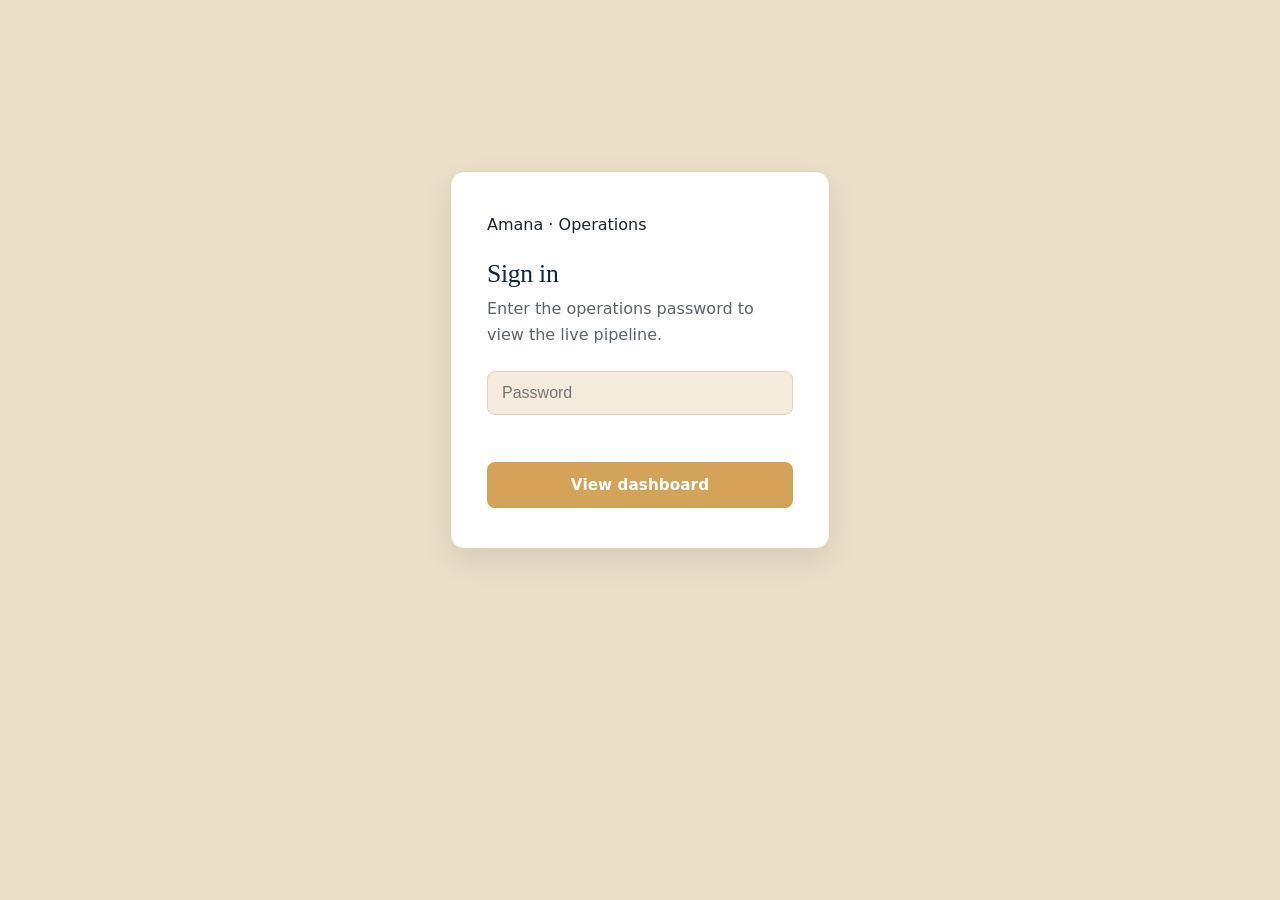
<file: ops.html>
<!DOCTYPE html>
<html lang="en">
<head>
<meta charset="UTF-8">
<meta name="viewport" content="width=device-width, initial-scale=1.0">
<title>Operations | Amana</title>
<meta name="robots" content="noindex, nofollow">
<link rel="icon" href="favicon.svg" type="image/svg+xml">
<link rel="preconnect" href="https://fonts.googleapis.com">
<link rel="preconnect" href="https://fonts.gstatic.com" crossorigin>
<link href="https://fonts.googleapis.com/css2?family=Newsreader:ital,opsz,wght@0,6..72,500;0,6..72,600&family=Inter:wght@400;500;600;700&display=swap" rel="stylesheet">
<link rel="stylesheet" href="css/style.css">
<style>
  body{background:var(--cream-dark);}
  .ops-header{background:var(--navy-950); color:#fff; padding:20px 0;}
  .ops-header .container{display:flex; align-items:center; justify-content:space-between; gap:16px; flex-wrap:wrap;}
  .ops-header .brand{color:#fff;}
  .ops-header .tag{font-size:.78rem; letter-spacing:.14em; text-transform:uppercase; color:var(--gold-soft); font-weight:600;}
  .ops-actions{display:flex; align-items:center; gap:12px;}
  .ops-actions button{color:#fff; border-color:rgba(255,255,255,.4);}
  .ops-actions button:hover{background:rgba(255,255,255,.12);}
  .ops-updated{font-size:.82rem; color:rgba(255,255,255,.6);}

  .gate{min-height:80vh; display:flex; align-items:center; justify-content:center; padding:24px;}
  .gate-box{background:#fff; border:1px solid var(--border); border-radius:var(--radius-md); padding:40px 36px; max-width:380px; width:100%; box-shadow:var(--shadow-md);}
  .gate-box h1{font-size:1.6rem; margin-bottom:.3em;}
  .gate-box p{margin-bottom:22px;}
  .gate-box input{width:100%; font-size:1rem; padding:12px 14px; border:1.5px solid var(--border); border-radius:var(--radius-sm); background:var(--cream); margin-bottom:14px;}
  .gate-box input:focus{outline:none; border-color:var(--terracotta);}
  .gate-error{color:var(--terracotta-dark); font-size:.9rem; margin:-6px 0 14px; min-height:1.2em;}

  .ops-main{padding:32px 0 64px;}
  .kpis{display:grid; grid-template-columns:repeat(6,1fr); gap:14px; margin-bottom:32px;}
  .kpi{background:#fff; border:1px solid var(--border); border-top:3px solid var(--navy-950); border-radius:var(--radius-sm); padding:16px 16px 14px;}
  .kpi.accent{border-top-color:var(--terracotta);}
  .kpi.good{border-top-color:#14532d;}
  .kpi.warn{border-top-color:var(--gold);}
  .kpi .label{font-size:.72rem; font-weight:700; letter-spacing:.08em; text-transform:uppercase; color:var(--ink-soft);}
  .kpi .num{font-family:var(--font-head); font-size:2rem; font-weight:600; color:var(--navy-950); margin:.15em 0;}
  .kpi .sub{font-size:.78rem; color:var(--ink-soft);}

  .ops-grid{display:grid; grid-template-columns:1fr 1fr; gap:20px; margin-bottom:28px;}
  .panel{background:#fff; border:1px solid var(--border); border-radius:var(--radius-md); padding:22px 24px;}
  .panel h2{font-size:1.15rem; margin-bottom:16px;}
  .bar-row{display:flex; align-items:center; gap:10px; font-size:.86rem; margin-bottom:9px;}
  .bar-row .bl{flex:0 0 130px; color:var(--ink-soft);}
  .bar-track{flex:1; height:9px; background:var(--cream-dark); border-radius:5px; overflow:hidden;}
  .bar-fill{display:block; height:100%; background:var(--terracotta); border-radius:5px; transition:width .5s ease;}
  .bar-row .bn{flex:0 0 28px; text-align:right; font-weight:600; color:var(--navy-900);}
  .weeks{display:flex; align-items:flex-end; gap:8px; height:110px; margin-top:6px;}
  .weeks .wk{flex:1; display:flex; flex-direction:column; align-items:center; gap:6px; justify-content:flex-end;}
  .weeks .wk-bar{width:100%; background:var(--navy-900); border-radius:4px 4px 0 0; min-height:2px;}
  .weeks .wk-label{font-size:.68rem; color:var(--ink-soft);}
  .weeks .wk-count{font-size:.72rem; font-weight:600; color:var(--navy-900);}

  .latest-table{width:100%; border-collapse:collapse; font-size:.86rem;}
  .latest-table th{text-align:left; font-size:.72rem; text-transform:uppercase; letter-spacing:.05em; color:var(--ink-soft); padding:0 10px 8px; border-bottom:1px solid var(--border);}
  .latest-table td{padding:9px 10px; border-bottom:1px solid var(--border); color:var(--ink);}
  .pill{display:inline-block; padding:3px 10px; border-radius:999px; font-size:.76rem; font-weight:600; background:#fdecc8; color:#7a4b00;}
  .pill.st-Contacted{background:#dbeafe; color:#1e40af;}
  .pill.st-In-verification, .pill.st-Quote-sent, .pill.st-Proposal-sent{background:#ede9fe; color:#5b21b6;}
  .pill.st-In-training, .pill.st-Matching{background:#ccfbf1; color:#115e59;}
  .pill.st-Approved{background:#d7efdc; color:#14532d;}
  .pill.st-Placed, .pill.st-Won{background:#14532d; color:#fff;}
  .pill.st-Rejected, .pill.st-Lost{background:#fee2e2; color:#991b1b;}
  .pill.st-On-hold{background:#e5e7eb; color:#374151;}

  .empty-note{color:var(--ink-soft); font-size:.88rem; padding:8px 0;}
  .ops-loading{text-align:center; padding:60px 0; color:var(--ink-soft);}
  [hidden]{display:none !important;}

  @media (max-width:1100px){ .kpis{grid-template-columns:repeat(3,1fr);} .ops-grid{grid-template-columns:1fr;} }
  @media (max-width:640px){ .kpis{grid-template-columns:repeat(2,1fr);} .ops-header .container{flex-direction:column; align-items:flex-start;} }
</style>
</head>
<body>

<div class="gate" id="gate">
  <div class="gate-box">
    <p class="tag" style="color:var(--terracotta)">Amana &middot; Operations</p>
    <h1>Sign in</h1>
    <p>Enter the operations password to view the live pipeline.</p>
    <form id="gateForm">
      <input type="password" id="pw" placeholder="Password" autocomplete="off" required>
      <p class="gate-error" id="gateError"></p>
      <button type="submit" class="btn btn-primary btn-block">View dashboard</button>
    </form>
  </div>
</div>

<div id="dash" hidden>
  <header class="ops-header">
    <div class="container">
      <div>
        <a href="index.html" class="brand">Amana</a>
        <div class="tag">Operations dashboard</div>
      </div>
      <div class="ops-actions">
        <span class="ops-updated" id="updatedAt"></span>
        <button class="btn btn-outline" id="refreshBtn" type="button">Refresh</button>
        <button class="btn btn-outline" id="signOutBtn" type="button">Sign out</button>
      </div>
    </div>
  </header>

  <main class="ops-main">
    <div class="container">
      <div class="ops-loading" id="loading">Loading the latest data&hellip;</div>

      <div id="content" hidden>
        <div class="kpis">
          <div class="kpi"><div class="label">Candidates</div><div class="num" id="kCandidates">0</div><div class="sub" id="kCandidatesSub"></div></div>
          <div class="kpi good"><div class="label">In the pool</div><div class="num" id="kApproved">0</div><div class="sub">Approved, ready to place</div></div>
          <div class="kpi good"><div class="label">Placed</div><div class="num" id="kPlaced">0</div><div class="sub">Candidates in households</div></div>
          <div class="kpi accent"><div class="label">Family requests</div><div class="num" id="kFamilies">0</div><div class="sub" id="kFamiliesSub"></div></div>
          <div class="kpi"><div class="label">Organisations</div><div class="num" id="kOrgs">0</div><div class="sub" id="kOrgsSub"></div></div>
          <div class="kpi warn"><div class="label">Needs attention</div><div class="num" id="kNew">0</div><div class="sub">New, not yet contacted</div></div>
        </div>

        <div class="ops-grid">
          <div class="panel">
            <h2>Candidate pipeline</h2>
            <div id="candStatus"></div>
          </div>
          <div class="panel">
            <h2>Candidates by role</h2>
            <div id="candRoles"></div>
          </div>
          <div class="panel">
            <h2>Family requests by status</h2>
            <div id="famStatus"></div>
          </div>
          <div class="panel">
            <h2>New submissions, last 8 weeks</h2>
            <div class="weeks" id="weeks"></div>
          </div>
        </div>

        <div class="ops-grid">
          <div class="panel">
            <h2>Latest candidates</h2>
            <div id="latestCand"></div>
          </div>
          <div class="panel">
            <h2>Latest family requests</h2>
            <div id="latestFam"></div>
          </div>
        </div>
      </div>
    </div>
  </main>
</div>

<script>
(function () {
  'use strict';
  var gate = document.getElementById('gate');
  var dash = document.getElementById('dash');
  var gateForm = document.getElementById('gateForm');
  var gateError = document.getElementById('gateError');
  var pwInput = document.getElementById('pw');
  var loading = document.getElementById('loading');
  var content = document.getElementById('content');
  var KEY = 'amana_ops_pw';

  function statusClass(s) { return 'st-' + String(s || '').replace(/\s+/g, '-'); }

  function bar(container, counts, max) {
    container.innerHTML = '';
    var entries = Object.keys(counts).map(function (k) { return [k, counts[k]]; });
    if (!entries.length || entries.every(function (e) { return e[1] === 0; })) {
      container.innerHTML = '<p class="empty-note">No data yet.</p>';
      return;
    }
    var top = max || Math.max.apply(null, entries.map(function (e) { return e[1]; }), 1);
    entries.forEach(function (e) {
      var row = document.createElement('div');
      row.className = 'bar-row';
      row.innerHTML = '<span class="bl">' + e[0] + '</span><span class="bar-track"><span class="bar-fill" style="width:' + Math.round((e[1] / top) * 100) + '%"></span></span><span class="bn">' + e[1] + '</span>';
      container.appendChild(row);
    });
  }

  function roleBar(container, counts) {
    var entries = Object.keys(counts).map(function (k) { return [k, counts[k]]; }).sort(function (a, b) { return b[1] - a[1]; }).slice(0, 8);
    if (!entries.length) { container.innerHTML = '<p class="empty-note">No data yet.</p>'; return; }
    var obj = {}; entries.forEach(function (e) { obj[e[0]] = e[1]; });
    bar(container, obj);
  }

  function weeksChart(container, counts) {
    container.innerHTML = '';
    var keys = Object.keys(counts).sort();
    var last8 = keys.slice(-8);
    if (!last8.length) { container.innerHTML = '<p class="empty-note">No data yet.</p>'; return; }
    var top = Math.max.apply(null, last8.map(function (k) { return counts[k]; }), 1);
    last8.forEach(function (k) {
      var v = counts[k];
      var wk = document.createElement('div');
      wk.className = 'wk';
      var d = new Date(k + 'T00:00:00');
      var label = isNaN(d) ? k : (d.getMonth() + 1) + '/' + d.getDate();
      wk.innerHTML = '<span class="wk-count">' + v + '</span><span class="wk-bar" style="height:' + Math.max(4, Math.round((v / top) * 88)) + 'px"></span><span class="wk-label">' + label + '</span>';
      container.appendChild(wk);
    });
  }

  function table(container, rows, cols) {
    if (!rows.length) { container.innerHTML = '<p class="empty-note">Nothing yet.</p>'; return; }
    var head = cols.map(function (c) { return '<th>' + c.label + '</th>'; }).join('');
    var body = rows.map(function (r) {
      return '<tr>' + cols.map(function (c) {
        if (c.key === 'Status') return '<td><span class="pill ' + statusClass(r[c.key]) + '">' + (r[c.key] || '') + '</span></td>';
        return '<td>' + (r[c.key] == null ? '' : r[c.key]) + '</td>';
      }).join('') + '</tr>';
    }).join('');
    container.innerHTML = '<table class="latest-table"><thead><tr>' + head + '</tr></thead><tbody>' + body + '</tbody></table>';
  }

  function render(data) {
    var c = data.candidates, f = data.families, o = data.organisations;
    var openF = f.total - (f.statusCounts.Placed || 0) - (f.statusCounts.Lost || 0);
    var openO = o.total - (o.statusCounts.Won || 0) - (o.statusCounts.Lost || 0);
    var newCount = (c.statusCounts.New || 0) + (f.statusCounts.New || 0) + (o.statusCounts.New || 0);

    document.getElementById('kCandidates').textContent = c.total;
    document.getElementById('kCandidatesSub').textContent = (c.statusCounts['New'] || 0) + ' new';
    document.getElementById('kApproved').textContent = c.statusCounts.Approved || 0;
    document.getElementById('kPlaced').textContent = c.statusCounts.Placed || 0;
    document.getElementById('kFamilies').textContent = f.total;
    document.getElementById('kFamiliesSub').textContent = openF + ' still open';
    document.getElementById('kOrgs').textContent = o.total;
    document.getElementById('kOrgsSub').textContent = openO + ' still open';
    document.getElementById('kNew').textContent = newCount;

    bar(document.getElementById('candStatus'), c.statusCounts);
    roleBar(document.getElementById('candRoles'), c.roleCounts);
    bar(document.getElementById('famStatus'), f.statusCounts);
    weeksChart(document.getElementById('weeks'), mergeWeeks_(c.weekCounts, f.weekCounts, o.weekCounts));

    table(document.getElementById('latestCand'), c.latest, [
      { key: 'Name', label: 'Name' }, { key: 'Role', label: 'Role' }, { key: 'Location', label: 'Location' }, { key: 'Status', label: 'Status' },
    ]);
    table(document.getElementById('latestFam'), f.latest, [
      { key: 'Name', label: 'Name' }, { key: 'Role needed', label: 'Role needed' }, { key: 'Location', label: 'Location' }, { key: 'Status', label: 'Status' },
    ]);

    document.getElementById('updatedAt').textContent = 'Updated ' + new Date(data.generatedAt).toLocaleString();
    loading.hidden = true;
    content.hidden = false;
  }

  function mergeWeeks_(a, b, c) {
    var out = {};
    [a, b, c].forEach(function (m) { Object.keys(m || {}).forEach(function (k) { out[k] = (out[k] || 0) + m[k]; }); });
    return out;
  }

  function load(password) {
    loading.hidden = false;
    content.hidden = true;
    return fetch('/api/ops', {
      method: 'POST', headers: { 'Content-Type': 'application/json' }, body: JSON.stringify({ password: password }),
    }).then(function (r) {
      if (r.status === 401) { sessionStorage.removeItem(KEY); throw new Error('unauthorized'); }
      if (!r.ok) throw new Error('failed');
      return r.json();
    }).then(function (out) {
      gate.hidden = true;
      dash.hidden = false;
      render(out.data);
    });
  }

  function showGate(msg) {
    gate.hidden = false;
    dash.hidden = true;
    gateError.textContent = msg || '';
    setTimeout(function () { pwInput.focus(); }, 50);
  }

  gateForm.addEventListener('submit', function (e) {
    e.preventDefault();
    gateError.textContent = '';
    var pw = pwInput.value;
    load(pw).then(function () {
      try { sessionStorage.setItem(KEY, pw); } catch (err) {}
    }).catch(function () {
      showGate('Wrong password, or the dashboard is not set up yet.');
    });
  });

  document.getElementById('refreshBtn').addEventListener('click', function () {
    var pw = sessionStorage.getItem(KEY);
    if (!pw) return showGate('');
    load(pw).catch(function () { showGate('Session expired, please sign in again.'); });
  });

  document.getElementById('signOutBtn').addEventListener('click', function () {
    sessionStorage.removeItem(KEY);
    pwInput.value = '';
    showGate('');
  });

  var saved = null;
  try { saved = sessionStorage.getItem(KEY); } catch (err) {}
  if (saved) {
    gate.hidden = true;
    load(saved).catch(function () { showGate('Session expired, please sign in again.'); });
  }
})();
</script>

</body>
</html>
</file>
<file: css/style.css>
/* ==================================================
   AMANA: Design tokens
   ================================================== */
:root{
  /* Amana brand palette */
  --navy-950:#0F2747;
  --navy-900:#173156;
  --navy-800:#1f3d68;

  --accent:#D4A259;
  --accent-dark:#b8863f;
  --gold:#D4A259;
  --gold-soft:#e9cfa0;
  --support-green:#4E6B4F;

  --cream:#F5EBDD;
  --cream-dark:#ECDFC9;
  --neutral:#D9D3C7;
  --white:#ffffff;
  --ink:#1d2530;
  --ink-soft:#5d6570;
  --border:#DED2BC;

  --font-head:'Playfair Display',Georgia,'Times New Roman',serif;
  --font-body:'Plus Jakarta Sans',system-ui,sans-serif;

  --radius-sm:8px;
  --radius-md:14px;
  --radius-lg:20px;
  --shadow-sm:0 1px 3px rgba(16,40,61,.08);
  --shadow-md:0 12px 30px rgba(16,40,61,.10);
  --shadow-lg:0 24px 60px rgba(16,40,61,.16);

  --ease:cubic-bezier(.25,.6,.3,1);
  --container:1180px;
}

*,*::before,*::after{box-sizing:border-box;}
html{scroll-behavior:smooth;}
@media (prefers-reduced-motion:reduce){
  html{scroll-behavior:auto;}
  *,*::before,*::after{animation-duration:.01ms !important; animation-iteration-count:1 !important; transition-duration:.01ms !important;}
}
body{
  margin:0;
  font-family:var(--font-body);
  color:var(--ink);
  background:var(--cream);
  line-height:1.65;
  -webkit-font-smoothing:antialiased;
  text-rendering:optimizeLegibility;
  font-feature-settings:"kern","liga","calt";
  overflow-x:hidden;
}
h1,h2,h3,h4{
  font-family:var(--font-head);
  font-weight:500;
  font-optical-sizing:auto;
  line-height:1.1;
  letter-spacing:-.01em;
  margin:0 0 .5em;
  color:var(--navy-950);
}
h3{font-weight:600;}
em{font-style:italic;}
p{margin:0 0 1em;color:var(--ink-soft);}
a{color:inherit;text-decoration:none;}
ul,ol{margin:0;padding:0;list-style:none;}
button{font-family:inherit;cursor:pointer;border:none;background:none;}
svg{width:1em;height:1em;}
img{max-width:100%;display:block;}

.container{
  width:100%;
  max-width:var(--container);
  margin:0 auto;
  padding:0 24px;
}
.narrow{max-width:700px;}
.center{text-align:center;}
.center .lead, .center p{margin-left:auto;margin-right:auto;}
.muted{color:var(--ink-soft);}

/* ==================================================
   Buttons
   ================================================== */
.btn{
  display:inline-flex;
  align-items:center;
  justify-content:center;
  gap:8px;
  padding:14px 26px;
  border-radius:var(--radius-sm);
  font-weight:600;
  font-size:.95rem;
  transition:background .2s ease, color .2s ease, border-color .2s ease, transform .2s var(--ease), box-shadow .2s ease;
  white-space:nowrap;
}
.btn:active{transform:translateY(1px);}
.btn-primary{background:var(--accent); color:var(--white);}
.btn-primary:hover{background:var(--accent-dark); transform:translateY(-1px); box-shadow:var(--shadow-md);}
.btn-outline{background:transparent; color:var(--navy-900); border:1.5px solid var(--navy-900);}
.btn-outline:hover{background:var(--navy-900); color:var(--white);}
.btn-outline-light{background:transparent; color:var(--white); border:1.5px solid rgba(255,255,255,.55);}
.btn-outline-light:hover{background:var(--white); color:var(--navy-900);}
.btn-ghost{background:transparent; color:var(--navy-900); padding-left:14px; padding-right:14px;}
.btn-ghost:hover{color:var(--accent);}
.btn-lg{padding:16px 30px; font-size:1rem;}
.btn-block{width:100%;}
.btn-text{
  font-weight:600;
  color:var(--navy-900);
  display:inline-flex;
  align-items:center;
  gap:6px;
  font-size:.95rem;
  border-bottom:1.5px solid currentColor;
  padding-bottom:2px;
  transition:gap .2s ease, color .2s ease;
}
.btn-text:hover{gap:10px; color:var(--accent);}
.btn-text svg{width:1.1em; height:1.1em;}
.on-dark .btn-text, .hero-photo .btn-text{color:var(--white);}
.on-dark .btn-text:hover, .hero-photo .btn-text:hover{color:var(--gold-soft);}

/* ==================================================
   Header
   ================================================== */
.site-header{
  position:sticky;
  top:0;
  z-index:100;
  background:rgba(245,235,221,.92);
  backdrop-filter:blur(10px);
  border-bottom:1px solid transparent;
  transition:border-color .25s ease, box-shadow .25s ease;
}
.site-header.scrolled{border-bottom-color:var(--border); box-shadow:0 2px 16px rgba(16,40,61,.05);}
section[id]{scroll-margin-top:88px;}
.header-inner{
  display:flex;
  align-items:center;
  justify-content:space-between;
  height:76px;
  gap:24px;
  transition:height .25s ease;
}
.site-header.scrolled .header-inner{height:66px;}
.brand{
  font-family:var(--font-head);
  font-weight:600;
  font-size:1.6rem;
  color:var(--navy-950);
  letter-spacing:-.02em;
}
.brand-logo{display:flex; align-items:center;}
.header-inner .brand-logo img{height:38px; width:auto; display:block; transition:height .25s ease;}
.site-header.scrolled .header-inner .brand-logo img{height:32px;}
.footer-brand .brand-logo img{height:78px; width:auto; display:block;}
.nav{display:flex; gap:26px; flex:1; justify-content:center;}
.nav a{
  font-size:.92rem;
  font-weight:500;
  color:var(--ink-soft);
  white-space:nowrap;
  position:relative;
  padding:4px 0;
  transition:color .15s ease;
}
.nav a::after{
  content:'';
  position:absolute;
  left:0; right:100%;
  bottom:-2px;
  height:1.5px;
  background:var(--accent);
  transition:right .25s var(--ease);
}
.nav a:hover{color:var(--navy-950);}
.nav a:hover::after{right:0;}
.header-actions{display:flex; align-items:center; gap:10px;}
.header-cta-secondary{display:inline-flex;}
.header-actions .btn{padding:11px 20px; font-size:.9rem;}
.nav-toggle{display:none; flex-direction:column; gap:5px; padding:6px;}
.nav-toggle span{
  width:22px; height:2px;
  background:var(--navy-900);
  border-radius:2px;
  transition:transform .25s var(--ease), opacity .2s ease;
}
.nav-toggle.active span:nth-child(1){transform:translateY(7px) rotate(45deg);}
.nav-toggle.active span:nth-child(2){opacity:0;}
.nav-toggle.active span:nth-child(3){transform:translateY(-7px) rotate(-45deg);}

/* ==================================================
   Hero: photographic (homepage)
   ================================================== */
.hero{position:relative;}
.hero-photo{
  min-height:clamp(520px, 78vh, 700px);
  display:flex;
  align-items:center;
  color:var(--white);
}
.hero-media{position:absolute; inset:0; overflow:hidden; background:var(--navy-950);}
.hero-media img{
  width:100%; height:100%;
  object-fit:cover;
  animation:heroZoom 14s ease-out forwards;
}
.hero-media::after{
  content:'';
  position:absolute; inset:0;
  background:linear-gradient(90deg, rgba(11,29,46,.88) 0%, rgba(11,29,46,.62) 42%, rgba(11,29,46,.12) 100%);
}
@keyframes heroZoom{from{transform:scale(1.06);} to{transform:scale(1);}}
.hero-photo .hero-inner{position:relative; z-index:1; padding-top:80px; padding-bottom:120px;}
.hero-photo .hero-inner > *{max-width:620px;}
.hero-photo h1, .hero-photo .hero-lead{color:var(--white);}
.hero-photo .hero-lead{color:rgba(255,255,255,.86);}
.hero.hero-photo h1 em{color:var(--gold-soft);}

.eyebrow{
  display:inline-block;
  font-size:.76rem;
  font-weight:600;
  letter-spacing:.14em;
  text-transform:uppercase;
  color:var(--accent);
  margin-bottom:20px;
}
.hero-photo .eyebrow{color:var(--gold-soft);}
.hero h1{font-size:clamp(2.7rem, 5.6vw, 4.6rem); margin-bottom:.4em; letter-spacing:-.02em;}
.hero h1 em{color:var(--accent);}
.hero-lead{font-size:1.18rem; max-width:520px; color:var(--ink-soft);}
.hero-actions{display:flex; gap:22px; flex-wrap:wrap; align-items:center; margin-top:28px;}
.hero-actions-center{justify-content:center;}

.hero-copy > *, .hero-photo .hero-inner > *{animation:rise .8s var(--ease) both;}
.hero-copy > :nth-child(1), .hero-photo .hero-inner > :nth-child(1){animation-delay:.05s;}
.hero-copy > :nth-child(2), .hero-photo .hero-inner > :nth-child(2){animation-delay:.15s;}
.hero-copy > :nth-child(3), .hero-photo .hero-inner > :nth-child(3){animation-delay:.25s;}
.hero-copy > :nth-child(4), .hero-photo .hero-inner > :nth-child(4){animation-delay:.35s;}
@keyframes rise{from{opacity:0; transform:translateY(16px);} to{opacity:1; transform:none;}}

/* Hero: split (sub pages) */
.hero-split{padding:44px 0 0; background:var(--cream);}
.hero-split-inner{
  display:grid;
  grid-template-columns:1.05fr .95fr;
  gap:56px;
  align-items:center;
  padding-bottom:110px;
}
.hero-figure{
  position:relative;
  border-radius:var(--radius-lg);
  overflow:hidden;
  aspect-ratio:4/4.6;
  box-shadow:var(--shadow-lg);
  animation:rise .9s var(--ease) .2s both;
}
.hero-figure img{width:100%; height:100%; object-fit:cover; filter:saturate(.88); transition:transform 1.2s var(--ease);}
.hero-figure:hover img{transform:scale(1.03);}

/* Trust strip: sits on the hero's lower edge */
.trust-strip{
  position:relative;
  z-index:2;
  margin:-64px auto 0;
  max-width:calc(var(--container) - 48px);
  background:var(--white);
  border:1px solid var(--border);
  border-radius:var(--radius-md);
  box-shadow:var(--shadow-md);
  padding:26px 32px;
  display:grid;
  grid-template-columns:repeat(4,1fr);
  animation:rise .8s var(--ease) .5s both;
}
.trust-strip li{display:flex; flex-direction:column; gap:2px; padding:0 20px; border-right:1px solid var(--border);}
.trust-strip li:first-child{padding-left:0;}
.trust-strip li:last-child{border-right:none;}
.trust-strip strong{font-family:var(--font-body); font-size:1.4rem; font-weight:700; letter-spacing:-.02em; color:var(--navy-950);}
.trust-strip li > span{font-size:.84rem; color:var(--ink-soft);}

/* ==================================================
   Sections: generic
   ================================================== */
.section{padding:60px 0;}
.section-after-hero{padding-top:56px;}
.section-alt{background:var(--cream-dark);}
.section-dark{background:var(--navy-950); color:var(--white);}
.section-dark h2, .section-dark h3{color:var(--white);}
.section-dark p{color:rgba(255,255,255,.72);}
.section-head{max-width:620px; margin:0 auto 34px; text-align:center;}
.section-head h2{font-size:clamp(2rem, 3.6vw, 2.9rem);}
.section-head p{font-size:1.03rem;}
.section-head-left{margin-left:0; text-align:left; max-width:560px;}
.center-badge{margin:0 auto 18px;}

.lead{font-size:1.12rem; font-weight:500; color:var(--navy-900);}
.standard-line{margin-top:28px; font-family:var(--font-head); font-size:1.5rem; font-weight:500; color:var(--navy-950); line-height:1.3;}
.standard-line span{color:var(--accent); font-style:italic;}
.standard-line-sm{font-family:var(--font-head); font-weight:500; font-style:italic; color:var(--navy-900); font-size:1.2rem;}

.trust-statement h2{font-size:clamp(1.8rem,3.2vw,2.5rem);}

/* ==================================================
   Icon badge
   ================================================== */
.icon-badge{
  display:inline-flex; align-items:center; justify-content:center;
  width:52px; height:52px;
  border-radius:var(--radius-sm);
  background:var(--navy-900);
  color:var(--gold);
  font-size:1.4rem;
  margin-bottom:16px;
}
.icon-badge-sm{width:42px; height:42px; font-size:1.15rem;}

/* ==================================================
   Photo cards (services)
   ================================================== */
.photo-grid-wrap{position:relative;}
.photo-grid{
  display:flex;
  flex-direction:row;
  overflow-x:auto;
  gap:20px;
  margin-bottom:28px;
  scroll-snap-type:x proximity;
  -webkit-overflow-scrolling:touch;
  scrollbar-width:none;
}
.photo-grid::-webkit-scrollbar{display:none;}
.photo-scroll-btn{
  position:absolute;
  top:calc(50% - 14px);
  right:-18px;
  transform:translateY(-50%);
  width:48px; height:48px;
  border-radius:50%;
  background:var(--white);
  border:1px solid var(--border);
  box-shadow:var(--shadow-md);
  display:flex; align-items:center; justify-content:center;
  color:var(--navy-950);
  cursor:pointer;
  transition:background .2s ease, transform .2s ease, opacity .2s ease;
  z-index:2;
}
.photo-scroll-btn svg{width:20px; height:20px;}
.photo-scroll-btn:hover{background:var(--accent); color:var(--white);}
.photo-scroll-btn:active{transform:translateY(-50%) scale(.94);}
.photo-scroll-btn[disabled]{opacity:0; pointer-events:none;}
@media (max-width:760px){
  .photo-scroll-btn{display:none;}
}
.photo-card{
  position:relative;
  border-radius:var(--radius-md);
  overflow:hidden;
  aspect-ratio:4/4.7;
  background:var(--navy-900);
  color:var(--white);
  display:flex;
  align-items:flex-end;
  cursor:pointer;
  flex:0 0 clamp(220px, 26vw, 320px);
  scroll-snap-align:start;
}
.photo-card img{
  position:absolute; inset:0;
  width:100%; height:100%;
  object-fit:cover;
  transition:transform .9s var(--ease);
}
.photo-card::after{
  content:'';
  position:absolute; inset:0;
  background:linear-gradient(180deg, rgba(11,29,46,0) 38%, rgba(11,29,46,.84) 100%);
  transition:background .4s ease;
}
.photo-card:hover img{transform:scale(1.06);}
.photo-card-body{position:relative; z-index:1; padding:26px; width:100%;}
.photo-card h3{color:var(--white); font-size:1.4rem; margin-bottom:4px;}
.photo-card p{color:rgba(255,255,255,.82); margin:0; font-size:.94rem;}
.photo-card .arrow{
  position:absolute; z-index:1; top:20px; right:20px;
  width:38px; height:38px; border-radius:50%;
  background:rgba(255,255,255,.16);
  backdrop-filter:blur(6px);
  display:flex; align-items:center; justify-content:center;
  font-size:1rem;
  opacity:0; transform:translate(-6px,6px);
  transition:opacity .3s ease, transform .3s var(--ease);
}
.photo-card:hover .arrow{opacity:1; transform:none;}

/* ==================================================
   Info cards (benefits, orgs)
   ================================================== */
.card-grid{display:grid; grid-template-columns:repeat(3,1fr); gap:20px; margin-bottom:28px;}
.service-card{
  background:var(--white);
  border:1px solid var(--border);
  border-radius:var(--radius-md);
  padding:30px 26px;
  transition:transform .3s var(--ease), box-shadow .3s ease, border-color .3s ease;
}
.service-card:hover{transform:translateY(-4px); box-shadow:var(--shadow-md); border-color:transparent;}
.service-card h3{font-size:1.15rem; margin-bottom:6px;}
.service-card p{font-size:.93rem; margin:0;}
.service-card .icon-badge, .org-card .icon-badge, .explore-card .icon-badge, .pillar .icon-badge{display:none;}

/* ==================================================
   Pillars
   ================================================== */
.pillar-grid{display:grid; grid-template-columns:repeat(3,1fr); gap:20px;}
.pillar{
  position:relative;
  background:var(--white);
  border-radius:var(--radius-md);
  padding:28px 24px;
  border:1px solid var(--border);
  transition:transform .3s var(--ease), box-shadow .3s ease;
}
.pillar:hover{transform:translateY(-4px); box-shadow:var(--shadow-md);}
.pillar-num{
  position:absolute; top:18px; right:22px;
  font-family:var(--font-head); font-style:italic;
  font-size:1.6rem; color:var(--gold);
}
.pillar h3{font-size:1.1rem; margin-bottom:6px;}
.pillar p{font-size:.92rem; margin:0;}

/* ==================================================
   Steps
   ================================================== */
.steps{display:grid; grid-template-columns:repeat(5,1fr); gap:18px;}
.steps li{
  background:var(--white);
  border:1px solid var(--border);
  border-radius:var(--radius-md);
  padding:24px 20px;
  transition:transform .3s var(--ease), box-shadow .3s ease;
}
.steps li:hover{transform:translateY(-4px); box-shadow:var(--shadow-md);}
.step-num{
  display:inline-flex; align-items:center; justify-content:center;
  width:34px; height:34px;
  border-radius:50%;
  background:var(--navy-900);
  color:var(--gold-soft);
  font-family:var(--font-head); font-weight:600;
  margin-bottom:14px;
}
.steps h3{font-size:1.02rem; margin-bottom:5px;}
.steps p{font-size:.88rem; margin:0;}

/* ==================================================
   Split sections
   ================================================== */
.split{display:grid; grid-template-columns:1fr 1fr; gap:56px; align-items:center;}
.split.reverse{direction:rtl;}
.split.reverse > *{direction:ltr;}
.split-section .container.split{grid-template-columns:1fr;}
.split-section .split > div{max-width:620px;}
.split h2{font-size:clamp(1.9rem,3.2vw,2.6rem);}

.compare-cards{display:grid; gap:16px;}
.compare-card{
  background:rgba(255,255,255,.05);
  border:1px solid rgba(255,255,255,.14);
  border-radius:var(--radius-md);
  padding:26px 24px;
  transition:border-color .3s ease, transform .3s var(--ease);
}
.compare-card:hover{transform:translateY(-3px); border-color:rgba(255,255,255,.3);}
.compare-card h3{margin-bottom:6px;}
.compare-card p{margin:0; color:rgba(255,255,255,.68); font-size:.92rem;}
.compare-card-featured{border-color:var(--gold); background:rgba(217,164,65,.08);}
.badge{
  display:inline-block;
  background:var(--gold);
  color:var(--navy-950);
  font-size:.7rem; font-weight:700;
  letter-spacing:.08em; text-transform:uppercase;
  padding:5px 11px;
  border-radius:4px;
  margin-bottom:12px;
}

.career-path{
  display:flex; align-items:center; flex-wrap:wrap; gap:10px;
  margin:22px 0; padding:16px;
  background:var(--white);
  border:1px solid var(--border);
  border-radius:var(--radius-md);
}
.career-path span{
  font-size:.86rem; font-weight:600;
  color:var(--navy-900);
  background:var(--cream-dark);
  padding:7px 13px;
  border-radius:6px;
}
.career-arrow{color:var(--accent); font-size:1.05rem; flex-shrink:0;}

/* ==================================================
   Check list
   ================================================== */
.check-list{display:grid; grid-template-columns:repeat(2,1fr); gap:14px 28px; max-width:700px; margin:0 auto 28px;}
.check-list li{display:flex; align-items:center; gap:12px; font-weight:500; color:var(--navy-900); font-size:.96rem;}
.check-list svg{color:var(--support-green); flex-shrink:0; width:1.25em; height:1.25em;}

/* ==================================================
   Plans
   ================================================== */
.plan-grid{display:grid; grid-template-columns:repeat(3,1fr); gap:22px; align-items:stretch;}
.plan-card{
  background:var(--white);
  border:1px solid var(--border);
  border-radius:var(--radius-md);
  padding:34px 28px;
  display:flex; flex-direction:column;
  transition:transform .3s var(--ease), box-shadow .3s ease;
}
.plan-card:hover{transform:translateY(-4px); box-shadow:var(--shadow-md);}
.plan-card h3{font-size:1.5rem;}
.plan-tagline{font-weight:600; color:var(--navy-900); margin-bottom:4px;}
.plan-desc{font-size:.9rem;}
.plan-features{margin:18px 0 26px; display:flex; flex-direction:column; gap:11px; flex:1;}
.plan-features li{display:flex; align-items:flex-start; gap:10px; font-size:.92rem; color:var(--ink);}
.plan-features svg{color:var(--support-green); margin-top:3px; flex-shrink:0;}
.plan-card-featured{background:var(--navy-950); border-color:var(--navy-950); box-shadow:var(--shadow-lg);}
.plan-card-featured:hover{transform:translateY(-4px);}
.plan-card-featured h3, .plan-card-featured .plan-tagline{color:var(--white);}
.plan-card-featured .plan-desc{color:rgba(255,255,255,.68);}
.plan-card-featured .plan-features li{color:rgba(255,255,255,.88);}
.plan-card-featured .plan-features svg{color:var(--gold);}

/* ==================================================
   Org grid
   ================================================== */
.org-grid{display:grid; grid-template-columns:repeat(4,1fr); gap:18px; margin-bottom:34px;}
.org-card{
  background:var(--white);
  border:1px solid var(--border);
  border-radius:var(--radius-md);
  padding:26px 22px;
  transition:transform .3s var(--ease), box-shadow .3s ease;
}
.org-card:hover{transform:translateY(-4px); box-shadow:var(--shadow-md);}
.org-card h3{font-size:1.08rem; margin-bottom:5px;}
.org-card p{font-size:.9rem; margin:0;}

/* ==================================================
   FAQ
   ================================================== */
.faq-list{display:flex; flex-direction:column; border-top:1px solid var(--border);}
.faq-item{border-bottom:1px solid var(--border);}
.faq-question{
  width:100%;
  display:flex; align-items:center; justify-content:space-between;
  padding:22px 4px;
  font-family:var(--font-head);
  font-weight:500;
  font-size:1.12rem;
  color:var(--navy-950);
  text-align:left;
  transition:color .2s ease;
}
.faq-question:hover{color:var(--accent);}
.faq-icon{transform:rotate(90deg); transition:transform .3s var(--ease); color:var(--accent); flex-shrink:0; margin-left:16px;}
.faq-item.open .faq-icon{transform:rotate(-90deg);}
.faq-answer{max-height:0; overflow:hidden; transition:max-height .35s var(--ease);}
.faq-answer p{padding:0 4px 22px; margin:0; font-size:.98rem; max-width:600px;}
.faq-item.open .faq-answer{max-height:300px;}

/* ==================================================
   Final CTA
   ================================================== */
.final-cta{
  position:relative;
  background:var(--navy-950);
  color:var(--white);
  text-align:center;
  overflow:hidden;
}
.final-cta-bg{position:absolute; inset:0;}
.final-cta-bg img{width:100%; height:100%; object-fit:cover; opacity:.28;}
.final-cta-bg::after{content:''; position:absolute; inset:0; background:linear-gradient(180deg, rgba(11,29,46,.7), rgba(11,29,46,.92));}
.final-cta .container{position:relative;}
.final-cta h2{color:var(--white); font-size:clamp(2rem,4vw,3rem);}
.final-cta .lead{color:var(--gold-soft);}
.final-cta p{color:rgba(255,255,255,.75);}
.final-cta .hero-actions{justify-content:center;}
.final-cta .icon-badge{background:rgba(255,255,255,.1);}

/* ==================================================
   Footer
   ================================================== */
.site-footer{background:var(--navy-950); color:rgba(255,255,255,.7); padding:48px 0 0; border-top:1px solid rgba(255,255,255,.08);}
.footer-inner{display:grid; grid-template-columns:1.2fr 2fr; gap:48px; padding-bottom:44px; border-bottom:1px solid rgba(255,255,255,.12);}
.footer-brand .brand{color:var(--white);}
.footer-brand p{margin-top:10px; font-size:.92rem; color:rgba(255,255,255,.6); font-style:italic; font-family:var(--font-head);}
.footer-links{display:grid; grid-template-columns:repeat(4,1fr); gap:24px;}
.footer-links h4{color:var(--white); font-family:var(--font-body); font-weight:600; font-size:.76rem; text-transform:uppercase; letter-spacing:.12em; margin-bottom:14px;}
.footer-links a{display:block; font-size:.92rem; padding:6px 0; color:rgba(255,255,255,.66); transition:color .15s ease;}
.footer-links a:hover{color:var(--gold-soft);}
.footer-bottom{padding:22px 0; font-size:.82rem; text-align:center;}
.footer-bottom p{color:rgba(255,255,255,.5); margin:0;}

/* ==================================================
   Modal
   ================================================== */
.modal-overlay{
  position:fixed; inset:0;
  background:rgba(11,29,46,.62);
  display:flex; align-items:center; justify-content:center;
  padding:20px;
  opacity:0; pointer-events:none;
  transition:opacity .25s ease;
  z-index:1000;
}
.modal-overlay.active{opacity:1; pointer-events:auto;}
.modal{
  background:var(--white);
  border-radius:var(--radius-lg);
  max-width:560px; width:100%;
  max-height:88vh; overflow-y:auto;
  padding:40px 36px;
  position:relative;
  transform:translateY(20px);
  transition:transform .3s var(--ease);
  box-shadow:var(--shadow-lg);
}
.modal-overlay.active .modal{transform:none;}
.modal h3{font-size:1.7rem;}
.modal-close{
  position:absolute; top:16px; right:16px;
  width:36px; height:36px; border-radius:50%;
  font-size:1.4rem; line-height:1;
  color:var(--ink-soft);
  display:flex; align-items:center; justify-content:center;
  transition:background .2s ease;
}
.modal-close:hover{background:var(--cream-dark); color:var(--navy-900);}
.modal-sub{margin-bottom:22px;}
#leadForm{display:flex; flex-direction:column; gap:16px;}
.form-row{display:grid; grid-template-columns:1fr 1fr; gap:16px;}
#leadForm label{display:flex; flex-direction:column; gap:6px; font-size:.84rem; font-weight:600; color:var(--navy-900);}
#leadForm input, #leadForm select, #leadForm textarea{
  font-family:inherit; font-size:.95rem;
  padding:11px 14px;
  border:1.5px solid var(--border);
  border-radius:var(--radius-sm);
  color:var(--ink);
  background:var(--cream);
  font-weight:400;
  transition:border-color .2s ease, box-shadow .2s ease;
}
#leadForm input:focus, #leadForm select:focus, #leadForm textarea:focus{
  outline:none; border-color:var(--accent);
  box-shadow:0 0 0 3px rgba(212,162,89,.18);
}
#leadForm textarea{resize:vertical;}
.modal-success{text-align:center; padding:20px 0;}
.modal-success .icon-badge{background:var(--gold-soft); color:var(--accent); margin:0 auto 18px;}
.modal-success p{margin-bottom:24px;}

/* ==================================================
   Scroll reveal
   ================================================== */
.reveal{opacity:0; transform:translateY(18px); transition:opacity .8s var(--ease), transform .8s var(--ease);}
.reveal.in-view{opacity:1; transform:none;}
.reveal-stagger > *{opacity:0; transform:translateY(18px); transition:opacity .7s var(--ease), transform .7s var(--ease), box-shadow .3s ease, border-color .3s ease;}
.reveal-stagger.in-view > *{opacity:1; transform:none;}
.reveal-stagger.in-view > *:nth-child(1){transition-delay:.04s;}
.reveal-stagger.in-view > *:nth-child(2){transition-delay:.12s;}
.reveal-stagger.in-view > *:nth-child(3){transition-delay:.2s;}
.reveal-stagger.in-view > *:nth-child(4){transition-delay:.28s;}
.reveal-stagger.in-view > *:nth-child(5){transition-delay:.36s;}
.reveal-stagger.in-view > *:nth-child(6){transition-delay:.44s;}
.reveal-stagger.in-view > *:nth-child(7){transition-delay:.52s;}
.reveal-stagger.in-view > *:nth-child(8){transition-delay:.6s;}
.reveal-stagger.in-view > *:hover{transition-delay:0s;}

/* ==================================================
   Back to top
   ================================================== */
.back-to-top{
  position:fixed; right:24px; bottom:24px;
  width:46px; height:46px; border-radius:50%;
  background:var(--navy-950); color:var(--white);
  display:flex; align-items:center; justify-content:center;
  box-shadow:var(--shadow-md);
  opacity:0; transform:translateY(10px);
  pointer-events:none;
  transition:opacity .3s ease, transform .3s var(--ease), background .2s ease;
  z-index:90; font-size:1.15rem;
}
.back-to-top.visible{opacity:1; transform:none; pointer-events:auto;}
.back-to-top:hover{background:var(--accent);}

/* ==================================================
   Responsive
   ================================================== */
@media (max-width:1024px){
  .card-grid{grid-template-columns:repeat(2,1fr);}
  .pillar-grid{grid-template-columns:repeat(2,1fr);}
  .steps{grid-template-columns:repeat(3,1fr);}
  .plan-grid{grid-template-columns:1fr; max-width:480px; margin:0 auto;}
  .plan-card-featured{order:-1;}
  .org-grid{grid-template-columns:repeat(2,1fr);}
  .split{grid-template-columns:1fr; gap:32px;}
  .split.reverse{direction:ltr;}
  .compare-cards{max-width:480px;}
  .footer-inner{grid-template-columns:1fr;}
  .hero-split-inner{grid-template-columns:1fr; gap:36px; padding-bottom:90px;}
  .hero-figure{aspect-ratio:16/11; max-width:560px;}
  .trust-strip{grid-template-columns:repeat(2,1fr); row-gap:22px;}
  .trust-strip li:nth-child(2){border-right:none;}
  .trust-strip li:nth-child(3){padding-left:0;}
}

@media (max-width:760px){
  .nav{
    position:fixed; top:76px; left:0; right:0;
    background:var(--cream);
    border-bottom:1px solid var(--border);
    flex-direction:column; align-items:flex-start;
    padding:18px 24px 22px; gap:2px;
    transform:translateY(-10px);
    opacity:0; pointer-events:none;
    transition:opacity .25s var(--ease), transform .25s var(--ease);
  }
  .nav.open{opacity:1; transform:none; pointer-events:auto;}
  .nav a{padding:12px 0; width:100%; border-bottom:1px solid var(--border);}
  .nav a::after{display:none;}
  .nav-toggle{display:flex;}
  .header-cta-secondary{display:none !important;}
  .header-actions .btn-primary{padding:10px 16px; font-size:.85rem;}

  .hero-photo{min-height:560px;}
  .hero-photo .hero-inner{padding-top:56px; padding-bottom:110px;}
  .hero-media::after{background:linear-gradient(180deg, rgba(11,29,46,.55) 0%, rgba(11,29,46,.85) 100%);}
  .hero-split{padding-top:40px;}
  .trust-strip{margin-top:-56px; padding:22px 20px;}
  .section{padding:40px 0;}
  .photo-card{aspect-ratio:4/3.6;}
  .card-grid, .pillar-grid, .steps, .org-grid, .check-list, .plan-grid, .explore-grid{grid-template-columns:1fr; max-width:none;}
  .form-row{grid-template-columns:1fr;}
  .back-to-top{right:16px; bottom:16px; width:42px; height:42px;}
  .hero-actions{gap:16px;}

  /* Pricing cards: compact padding/spacing so three stacked plans don't
     read as an endless scroll - the content stays fully visible (no
     swipe-to-reveal), just tighter. */
  .plan-grid{gap:16px;}
  .plan-card{padding:24px 22px;}
  .plan-card h3{font-size:1.5rem;}
  .plan-features{margin:14px 0 20px; gap:8px;}
  .plan-features li{font-size:.9rem;}
}

/* ==================================================
   Motion layer
   ================================================== */
.scroll-progress{position:fixed; top:0; left:0; right:0; height:3px; background:var(--accent); transform-origin:0 50%; transform:scaleX(0); z-index:200; pointer-events:none;}
.site-header{transition:transform .45s var(--ease), border-color .25s ease, box-shadow .25s ease;}
.site-header.hide{transform:translateY(-100%);}
body{animation:pageIn .8s ease both;}
@keyframes pageIn{from{opacity:0;} to{opacity:1;}}

/* Word-by-word headline reveal */
.w{display:inline-block; overflow:hidden; vertical-align:top; padding:0 .06em .16em; margin:0 -.06em -.16em;}
.wi{display:inline-block;}
.js .wi{transform:translateY(115%); transition:transform 1.05s var(--ease); transition-delay:calc(var(--i,0) * 75ms);}
.js .split-in .wi{transform:none;}
.js .hero h1{animation:none; opacity:1;}

/* Image wipe + parallax */
.hero-figure{background:var(--cream-dark);}
.js .hero-figure{animation:none;}
.hero-figure img{scale:1.18; transition:clip-path 1.4s var(--ease), transform 1.2s var(--ease);}
.js .hero-figure img{clip-path:inset(0 0 100% 0);}
.js .hero-figure.in-view img{clip-path:inset(0);}
.hero-media img{position:absolute; inset:-8% 0; width:100%; height:116%; object-fit:cover; animation:heroScale 2.6s var(--ease) both;}
@keyframes heroScale{from{scale:1.14;} to{scale:1;}}

/* Photo cards */
.photo-card img{translate:calc(var(--mx,0) * -10px) calc(var(--my,0) * -10px); transition:transform .9s var(--ease), translate .35s ease-out, scale 1.7s var(--ease);}
.js .reveal-stagger .photo-card img{scale:1.32;}
.js .reveal-stagger.in-view .photo-card img{scale:1;}
.photo-card-body{transition:transform .5s var(--ease);}
.photo-card:hover .photo-card-body{transform:translateY(-6px);}

/* Floating trust chips (homepage hero) */
.hero-chips{position:absolute; right:max(24px, calc((100vw - var(--container)) / 2 + 24px)); top:50%; transform:translateY(-50%); display:flex; flex-direction:column; align-items:flex-end; gap:16px; z-index:1; pointer-events:none;}
.chip{display:inline-flex; align-items:center; gap:10px; padding:12px 18px; border-radius:999px; background:rgba(255,255,255,.14); border:1px solid rgba(255,255,255,.3); backdrop-filter:blur(10px); color:var(--white); font-size:.9rem; font-weight:600; opacity:0; animation:chipIn .9s var(--ease) forwards, bob 5.5s ease-in-out infinite;}
.chip svg{color:var(--gold-soft); width:1.2em; height:1.2em;}
.chip.c1{animation-delay:1.1s, 2s;}
.chip.c2{animation-delay:1.4s, 2.6s; margin-right:64px;}
.chip.c3{animation-delay:1.7s, 3.2s; margin-right:18px;}
@keyframes chipIn{from{opacity:0; translate:0 24px;} to{opacity:1; translate:0 0;}}
@keyframes bob{0%,100%{transform:translateY(0);} 50%{transform:translateY(-10px);}}

/* Buttons */
.btn{transition:background .2s ease, color .2s ease, border-color .2s ease, transform .2s var(--ease), box-shadow .2s ease, translate .25s var(--ease);}
.btn-primary{position:relative; overflow:hidden;}
.btn-primary::after{content:''; position:absolute; top:0; left:-70%; width:50%; height:100%; background:linear-gradient(100deg, transparent, rgba(255,255,255,.34), transparent); transform:skewX(-20deg); transition:left .8s var(--ease);}
.btn-primary:hover::after{left:135%;}
.hero .btn-primary.btn-lg{animation:ring 3.4s ease-out 2.6s infinite;}
@keyframes ring{0%{box-shadow:0 0 0 0 rgba(212,162,89,.55);} 70%,100%{box-shadow:0 0 0 18px rgba(212,162,89,0);}}

/* Section heading rule */
.section-head::before{content:''; display:block; width:0; height:2px; background:var(--accent); margin:0 auto 20px; transition:width 1s var(--ease) .2s;}
.section-head.in-view::before{width:48px;}
.section-head-left::before{margin-left:0;}

/* Pops and staggers */
.step-num{transform:scale(0); transition:transform .7s cubic-bezier(.3,1.6,.5,1) .45s;}
.reveal-stagger.in-view .step-num{transform:scale(1);}
.check-list svg{transform:scale(0); transition:transform .6s cubic-bezier(.3,1.6,.5,1) .35s;}
.check-list.in-view svg{transform:scale(1);}
.pillar-num{transition:transform .6s var(--ease), opacity .6s ease; transform:translateY(-8px); opacity:0;}
.reveal-stagger.in-view .pillar-num{transform:none; opacity:1; transition-delay:.5s;}
.trust-strip li{animation:rise .8s var(--ease) both;}
.trust-strip li:nth-child(1){animation-delay:.75s;}
.trust-strip li:nth-child(2){animation-delay:.9s;}
.trust-strip li:nth-child(3){animation-delay:1.05s;}
.trust-strip li:nth-child(4){animation-delay:1.2s;}
.final-cta-bg img{animation:kenburns 26s ease-in-out infinite alternate;}
@keyframes kenburns{from{scale:1;} to{scale:1.14;}}
.icon-badge{transition:transform .5s cubic-bezier(.3,1.6,.5,1);}
.service-card:hover .icon-badge, .org-card:hover .icon-badge, .pillar:hover .icon-badge{transform:rotate(-8deg) scale(1.1);}

@media (max-width:1024px){ .hero-chips{display:none;} }

/* ==================================================
   Nav (7 links), compare table, form states, WhatsApp
   ================================================== */
.nav a[aria-current="page"]{color:var(--navy-950);}
.nav a[aria-current="page"]::after{right:0;}
@media (max-width:1180px){
  .header-cta-secondary{display:none !important;}
  .nav{gap:20px;}
}
@media (max-width:960px){
  .nav{
    position:fixed; top:76px; left:0; right:0;
    background:var(--cream);
    border-bottom:1px solid var(--border);
    flex-direction:column; align-items:flex-start;
    padding:18px 24px 22px; gap:2px;
    transform:translateY(-10px);
    opacity:0; pointer-events:none;
    transition:opacity .25s var(--ease), transform .25s var(--ease);
  }
  .nav.open{opacity:1; transform:none; pointer-events:auto;}
  .nav a{padding:12px 0; width:100%; border-bottom:1px solid var(--border);}
  .nav a::after{display:none;}
  .nav-toggle{display:flex;}
}

.table-wrap{overflow-x:auto; border:1px solid var(--border); border-radius:var(--radius-md); background:var(--white);}
.compare-table{width:100%; border-collapse:collapse; min-width:580px;}
.compare-table th, .compare-table td{padding:16px 22px; text-align:left; font-size:.96rem; border-bottom:1px solid var(--border);}
.compare-table thead th{font-family:var(--font-head); font-weight:600; font-size:1.1rem; color:var(--navy-950); background:var(--cream);}
.compare-table tbody th{font-weight:600; color:var(--navy-900);}
.compare-table td{color:var(--ink);}
.compare-table td svg{color:var(--support-green); margin-right:8px; vertical-align:-2px;}
.compare-table .muted-cell{color:var(--ink-soft);}
.compare-table .col-featured{background:rgba(212,162,89,.10);}
.compare-table thead .col-featured{background:var(--navy-950); color:var(--white);}
.compare-table tr:last-child th, .compare-table tr:last-child td{border-bottom:none;}
.quote-box{margin-top:32px; display:flex; align-items:center; justify-content:space-between; gap:24px; flex-wrap:wrap; background:var(--navy-950); border-radius:var(--radius-md); padding:32px 36px;}
.quote-box h3{color:var(--white); margin-bottom:4px;}
.quote-box p{color:rgba(255,255,255,.75); margin:0; max-width:460px;}
.quote-box .hero-actions{margin-top:0;}
.quote-box .btn-text{color:var(--white);}
.check-list-single{grid-template-columns:1fr; margin:20px 0 28px; max-width:none;}
#abroad .hero-figure{aspect-ratio:4/3.4;}

.form-error{color:var(--accent-dark); font-size:.9rem; margin:0; font-weight:500;}
.form-error a{text-decoration:underline;}
.btn[disabled]{opacity:.7; cursor:progress;}
.hp{position:absolute; left:-9999px; width:1px; height:1px; opacity:0;}
.wa-float{position:fixed; left:24px; bottom:24px; z-index:90; display:flex; align-items:center; gap:10px; padding:13px 20px 13px 16px; border-radius:999px; background:#25d366; color:#083b1e; font-weight:600; font-size:.92rem; box-shadow:var(--shadow-md); transition:transform .25s var(--ease), box-shadow .25s ease;}
.wa-float:hover{transform:translateY(-3px); box-shadow:var(--shadow-lg);}
.wa-float svg{width:1.5em; height:1.5em;}
@media (max-width:760px){ .wa-float{left:16px; bottom:16px; padding:12px 16px 12px 14px;} .quote-box{padding:26px 22px;} }

#leadForm .pro-only{display:flex; flex-direction:column; gap:16px;}
#leadForm .pro-only[hidden]{display:none;}
#leadForm input[type="file"]{padding:9px 12px; background:var(--white); cursor:pointer;}
#leadForm input[type="file"]::file-selector-button{margin-right:12px; padding:7px 14px; border:0; border-radius:6px; background:var(--navy-900); color:var(--white); font:600 .85rem var(--font-body); cursor:pointer;}
.field-hint{font-size:.8rem; font-weight:400; color:var(--ink-soft);}
#leadForm label.consent{flex-direction:row; align-items:flex-start; gap:10px; font-weight:400; color:var(--ink-soft); font-size:.86rem; line-height:1.45;}
#leadForm label.consent input{width:auto; margin-top:3px; padding:0; flex-shrink:0; accent-color:var(--accent);}

#leadForm .other-field[hidden]{display:none;}
#leadForm .other-field{animation:rise .35s var(--ease) both;}
.role-chips{margin-top:8px; text-align:center;}
.chips-label{font-size:.78rem; font-weight:600; letter-spacing:.12em; text-transform:uppercase; color:var(--accent); margin-bottom:12px;}
.role-chips ul{display:flex; flex-wrap:wrap; justify-content:center; gap:10px;}
.role-chips li{padding:9px 16px; border:1px solid var(--border); border-radius:999px; background:var(--white); font-size:.9rem; font-weight:500; color:var(--navy-900); transition:border-color .2s ease, transform .2s var(--ease);}
.role-chips li:hover{border-color:var(--accent); transform:translateY(-2px);}
.explore-grid{display:grid; grid-template-columns:repeat(3,1fr); gap:20px;}
.explore-card{display:flex; flex-direction:column; align-items:flex-start; background:var(--white); border:1px solid var(--border); border-radius:var(--radius-md); padding:30px 26px; transition:transform .3s var(--ease), box-shadow .3s ease, border-color .3s ease;}
.explore-card:hover{transform:translateY(-5px); box-shadow:var(--shadow-md); border-color:transparent;}
.explore-card h3{font-size:1.3rem; margin-bottom:6px;}
.explore-card p{font-size:.95rem; flex:1;}
.explore-card .btn-text{margin-top:6px;}

/* ==================================================
   Mobile: swipeable card rows instead of long stacks
   ================================================== */
@media (max-width:760px){
  /* Only the photo gallery (service-role images) swipes horizontally -
     it's a genuine browse-a-gallery pattern. Pricing, pillars, steps,
     org cards and explore cards all stack as a clean, fully-visible
     vertical list instead (see the next block) - a swipeable pricing
     table hid two of three plans behind a swipe gesture with no visible
     affordance, which read as "broken" rather than "scrollable." */
  .photo-grid{
    display:flex; flex-direction:row; overflow-x:auto;
    scroll-snap-type:x mandatory; -webkit-overflow-scrolling:touch;
    gap:14px; margin-left:-24px; margin-right:-24px; padding:4px 24px 18px;
    max-width:none; scrollbar-width:none;
  }
  .photo-grid::-webkit-scrollbar{display:none;}
  .photo-grid > *{flex:0 0 80%; scroll-snap-align:center; min-width:0;}
  .photo-card{aspect-ratio:4/4.4;}
  .section{padding:32px 0;}
  .section-head{margin-bottom:22px;}
  .section-head h2{font-size:1.7rem;}
  .role-chips ul{gap:8px;}
  .role-chips li{padding:8px 13px; font-size:.84rem;}
  .quote-box{margin-top:20px;}
}

@media (max-width:760px){
  .role-chips ul{flex-wrap:nowrap; overflow-x:auto; justify-content:flex-start; margin:0 -24px; padding:2px 24px 10px; scrollbar-width:none;}
  .role-chips ul::-webkit-scrollbar{display:none;}
  .role-chips li{flex:0 0 auto;}
  .trust-statement .standard-line{display:none;}
  #abroad .hero-figure{display:none;}
  .hero-figure{aspect-ratio:16/9;}
  .hero-split-inner{gap:24px; padding-bottom:80px;}
  .compare-table th, .compare-table td{padding:11px 14px; font-size:.86rem;}
  .compare-table{min-width:520px;}
  .site-footer{padding-top:36px;}
  .footer-inner{gap:24px; padding-bottom:28px;}
  /* 2x2: Explore+Company pair on row 1, Legal+Get in touch pair on row 2 -
     no per-column override, so the natural grid auto-placement keeps
     each pair side by side instead of one stranding alone above a
     full-width neighbour. */
  .footer-links{grid-template-columns:1fr 1fr; gap:20px 16px;}
  .footer-links a{padding:4px 0; font-size:.88rem; word-break:break-word;}
  .footer-links h4{margin-bottom:8px;}
  .final-cta .section, .final-cta{padding:52px 0;}

  /* .explore-grid's own base rule (repeat(3,1fr)) is defined further
     down the file than the earlier mobile single-column fix, so it was
     winning the cascade and silently cancelling it - placed last here,
     in the file's final max-width:760px block, so nothing after it can
     do the same again. */
  .explore-grid{grid-template-columns:1fr;}

  /* Reduce whitespace: tighter padding/gaps on every card type, not
     just pricing, so the mobile page doesn't feel like an endless
     scroll of mostly-empty cards. */
  .pillar-grid, .card-grid, .org-grid, .steps, .explore-grid{gap:12px;}
  .pillar, .service-card, .org-card, .explore-card{padding:20px 20px;}
  .steps li{padding:18px 18px;}
  .pillar h3, .service-card h3, .org-card h3, .steps h3{font-size:1.08rem; margin-bottom:4px;}
  .pillar p, .service-card p, .org-card p, .steps p{font-size:.88rem;}
  .icon-badge{width:42px; height:42px; font-size:1.15rem; margin-bottom:10px;}
  .section-head{margin-bottom:18px;}
}

/* Typography refinements */
.brand{font-weight:600; font-size:1.7rem; letter-spacing:-.015em;}
.photo-card h3, .service-card h3, .org-card h3, .explore-card h3, .pillar h3, .plan-card h3{font-weight:600;}
.faq-question{font-size:1.18rem; font-weight:500;}
.lead{font-family:var(--font-body); font-weight:500;}
.standard-line, .standard-line-sm{font-weight:500;}
.trust-strip strong{font-variant-numeric:tabular-nums;}
.eyebrow, .chips-label{font-family:var(--font-body);}
.btn{letter-spacing:.005em;}
.compare-table thead th{font-weight:600;}
.modal h3{font-weight:600;}
.photo-card h3{font-size:1.65rem;}
.service-card h3, .org-card h3{font-size:1.35rem;}
.plan-card h3{font-size:1.75rem;}
.explore-card h3{font-size:1.5rem;}
.modal h3{font-size:1.9rem;}
.pillar h3, .steps h3{font-size:1.2rem;}
.footer-brand p{font-size:1.05rem;}

/* Legal pages */
.fb-links{display:inline-flex; flex-wrap:wrap; gap:6px 18px; margin-left:14px;}
.fb-links a{color:rgba(255,255,255,.7); text-decoration:underline; text-underline-offset:3px;}
.fb-links a:hover{color:var(--gold-soft);}
.legal-hero{padding:72px 0 40px; background:var(--cream-dark);}
.legal-hero h1{font-size:clamp(2.6rem,5vw,4rem); margin-bottom:.3em;}
.legal-meta{color:var(--ink-soft); margin:0;}
.legal{padding-top:56px;}
.legal-layout{display:grid; grid-template-columns:250px minmax(0,1fr); gap:56px; align-items:start;}
.toc{position:sticky; top:96px; font-size:.9rem;}
.toc-title{font-size:.76rem; font-weight:600; letter-spacing:.14em; text-transform:uppercase; color:var(--accent); margin-bottom:12px;}
.toc ol, .toc-m ol{list-style:none; margin:0; padding:0;}
.toc li a{display:block; padding:7px 0 7px 14px; border-left:2px solid var(--border); color:var(--ink-soft); transition:color .2s ease, border-color .2s ease;}
.toc li a:hover{color:var(--navy-950); border-left-color:var(--accent);}
.toc-m{display:none; margin-bottom:28px; border:1px solid var(--border); border-radius:var(--radius-sm); background:var(--white);}
.toc-m summary{padding:14px 18px; font-weight:600; cursor:pointer; color:var(--navy-900);}
.toc-m ol{padding:0 18px 12px;}
.toc-m li a{display:block; padding:8px 0; color:var(--ink-soft); border-top:1px solid var(--border);}
.legal-body{max-width:760px;}
.legal-intro p{font-size:1.08rem; color:var(--ink);}
.legal-body h2{font-size:1.7rem; margin:2.4em 0 .6em; padding-top:.4em; scroll-margin-top:96px; border-top:1px solid var(--border);}
.legal-body h2:first-of-type{margin-top:2em;}
.legal-body p{color:var(--ink); line-height:1.75;}
.clause{display:inline-block; min-width:2.6em; margin-right:.4em; font-weight:600; color:var(--accent); font-variant-numeric:tabular-nums;}
.legal-list{margin:0 0 1.2em 3em; padding:0; color:var(--ink); line-height:1.7;}
.legal-list li{margin:.45em 0; padding-left:.3em;}
ul.legal-list{list-style:disc;}
ol.legal-list.alpha{list-style:lower-alpha;}
.legal-list li::marker{color:var(--accent);}
.legal-contact{margin-top:3em; padding:32px; background:var(--navy-950); border-radius:var(--radius-md);}
.legal-contact h3{color:var(--white); font-size:1.5rem;}
.legal-contact p{color:rgba(255,255,255,.75);}
@media (max-width:960px){
  .legal-layout{grid-template-columns:1fr; gap:0;}
  .toc{display:none;}
  .toc-m{display:block;}
  .legal-hero{padding:48px 0 28px;}
  .legal-list{margin-left:1.6em;}
  .clause{display:block; min-width:0; margin-bottom:.15em;}
  .fb-links{margin-left:0; display:flex; margin-top:6px;}
}

/* Plan pricing */
.plan-price{font-family:var(--font-head); font-size:2.1rem; font-weight:600; color:var(--navy-950); margin:.15em 0 .5em; display:flex; align-items:baseline; gap:8px;}
.plan-price span{font-family:var(--font-body); font-size:.72rem; font-weight:500; color:var(--ink-soft); white-space:nowrap;}
.plan-card-featured .plan-price{color:var(--white);}
.plan-card-featured .plan-price span{color:rgba(255,255,255,.6);}

/* Diaspora highlight banner (homepage) */
.diaspora-banner{background:var(--navy-950); color:#fff; padding:46px 0;}
.diaspora-banner-inner{display:grid; grid-template-columns:1.3fr 1fr; gap:48px; align-items:center;}
.diaspora-banner h2{color:#fff; font-size:clamp(1.9rem,3.2vw,2.5rem);}
.diaspora-banner p{color:rgba(255,255,255,.72);}
.diaspora-banner .eyebrow{color:var(--gold-soft);}
.diaspora-banner-cta{text-align:center; background:rgba(255,255,255,.06); border:1px solid rgba(255,255,255,.14); border-radius:var(--radius-md); padding:32px 28px;}
.diaspora-price{font-family:var(--font-head); font-size:2.6rem; font-weight:600; color:var(--gold-soft); margin:0 0 4px;}
.diaspora-price span{display:block; font-family:var(--font-body); font-size:.8rem; font-weight:500; color:rgba(255,255,255,.6); margin-top:2px;}
.diaspora-banner-cta .btn{margin-top:14px; width:100%;}
@media (max-width:900px){
  .diaspora-banner-inner{grid-template-columns:1fr; gap:28px;}
  .diaspora-banner{padding:44px 0;}
}

/* Diaspora package card */
.diaspora-price-card{max-width:460px; margin:0 auto; background:var(--white); border:1px solid var(--border); border-radius:var(--radius-lg); padding:40px 36px; text-align:left; box-shadow:var(--shadow-md);}
.diaspora-price-card .plan-price{font-size:2.8rem; margin-bottom:.3em;}
.diaspora-price-card .plan-features{margin:20px 0 26px;}
.diaspora-note{font-size:.82rem; color:var(--ink-soft); text-align:center; margin-top:14px;}
.plans-note{text-align:center; font-size:.9rem; color:var(--ink-soft); margin-top:24px;}
.card-tag{display:inline-block; margin-top:8px; padding:3px 10px; border-radius:999px; background:rgba(255,255,255,.16); backdrop-filter:blur(4px); font-size:.72rem; font-weight:600; letter-spacing:.03em; color:#fff; border:1px solid rgba(255,255,255,.28);}

/* Academy training portal */
.training-gate{max-width:420px; margin:0 auto; background:var(--white); border:1px solid var(--border); border-radius:var(--radius-md); padding:36px 32px; box-shadow:var(--shadow-md);}
.training-gate form{display:flex; flex-direction:column; gap:16px;}
.training-gate label{display:flex; flex-direction:column; gap:6px; font-size:.85rem; font-weight:600; color:var(--navy-900);}
.training-gate input{font-family:inherit; font-size:.95rem; padding:11px 14px; border:1.5px solid var(--border); border-radius:var(--radius-sm); background:var(--cream); font-weight:400;}
.training-gate input:focus{outline:none; border-color:var(--accent); box-shadow:0 0 0 3px rgba(212,162,89,.18);}
.training-help{text-align:center; font-size:.85rem; color:var(--ink-soft); margin:18px 0 0;}
.training-help a{text-decoration:underline;}

.module-group{margin-bottom:28px;}
.module-group h3{font-size:1.15rem; margin-bottom:12px;}
.module-items{display:flex; flex-direction:column; gap:10px;}
.module-item{display:flex; align-items:center; justify-content:space-between; gap:16px; background:var(--white); border:1px solid var(--border); border-radius:var(--radius-sm); padding:16px 18px;}
.module-item-info{min-width:0;}
.module-item-title{font-weight:600; color:var(--navy-900); font-size:.95rem;}
.module-item-notes{font-size:.82rem; color:var(--ink-soft); margin-top:2px;}
.module-type{display:inline-block; font-size:.68rem; font-weight:700; letter-spacing:.05em; text-transform:uppercase; color:var(--accent); background:var(--gold-soft); padding:2px 8px; border-radius:4px; margin-right:8px; vertical-align:middle;}
.module-item .btn{flex-shrink:0;}
.portal-empty{text-align:center; background:var(--white); border:1px dashed var(--border); border-radius:var(--radius-md); padding:40px 28px; color:var(--ink-soft);}

.ack-fields{font-size:.85rem; font-style:italic; color:rgba(255,255,255,.55) !important;}
</file>
